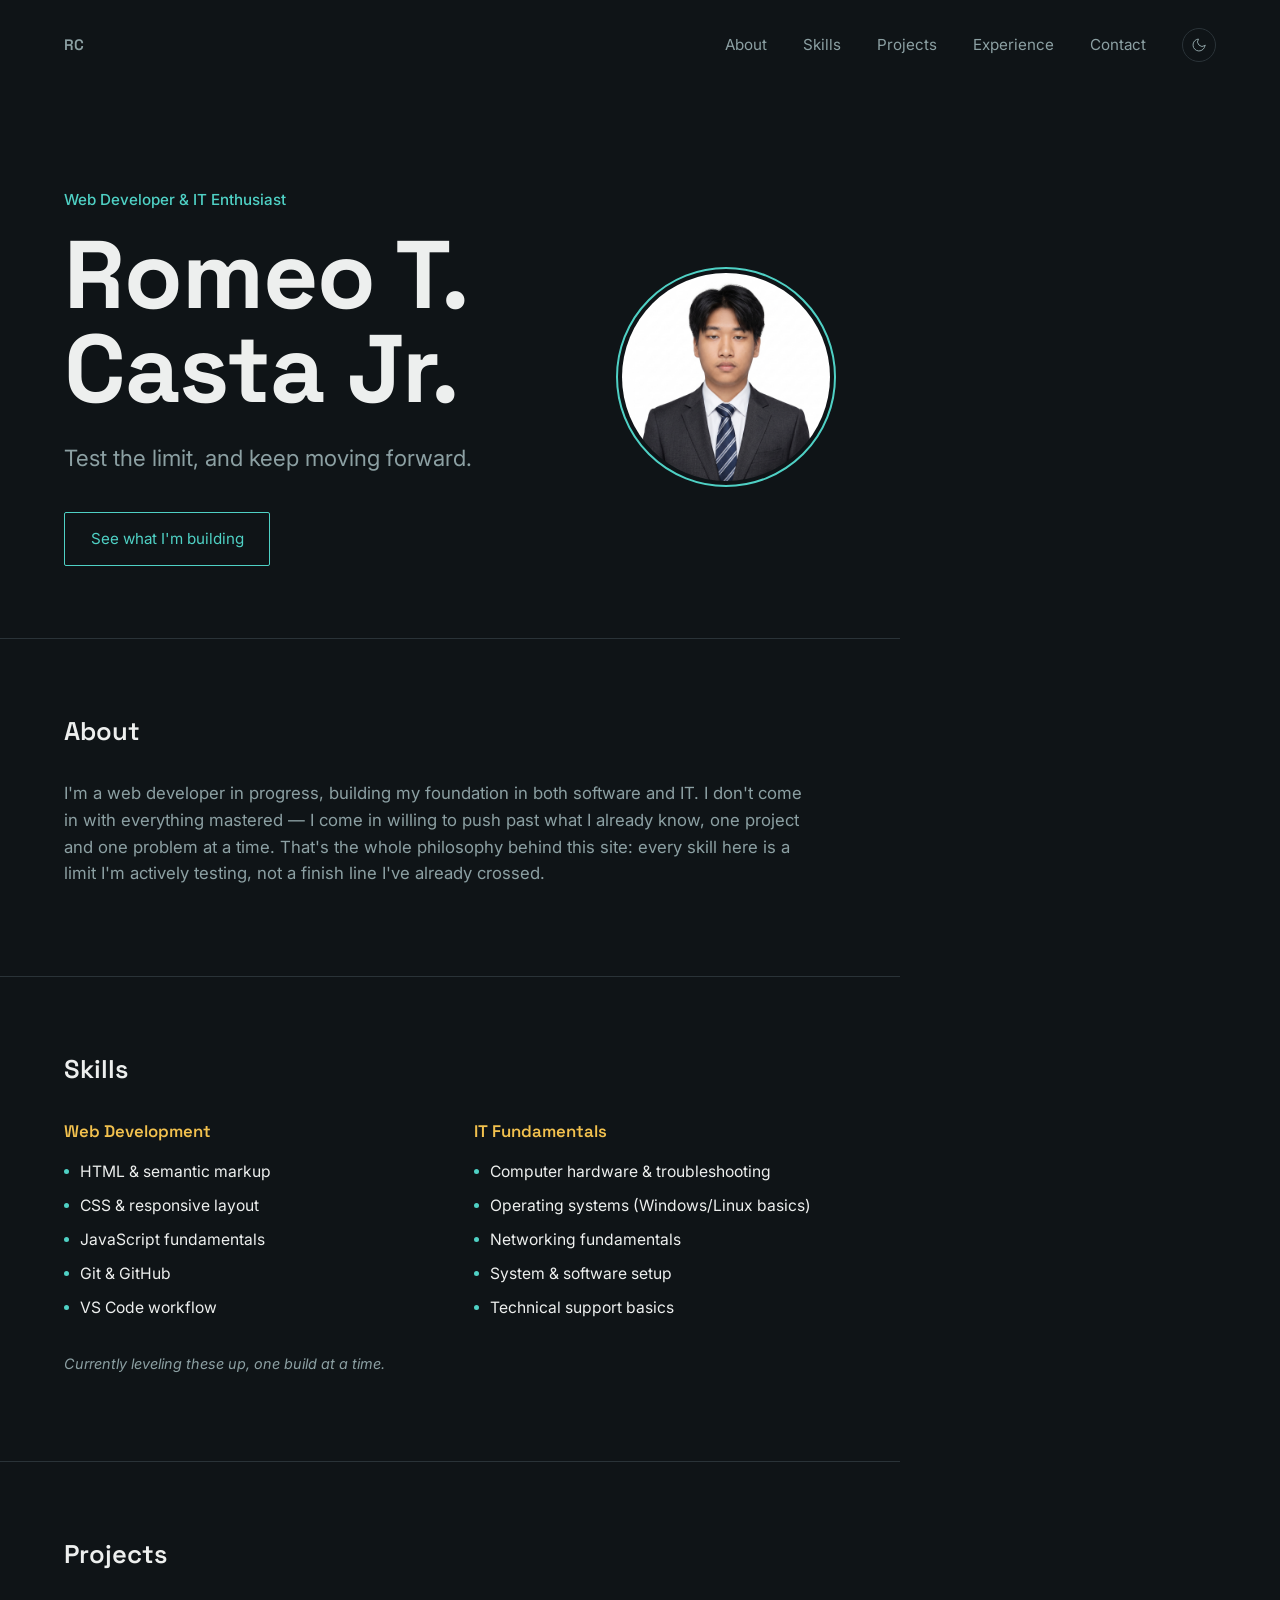
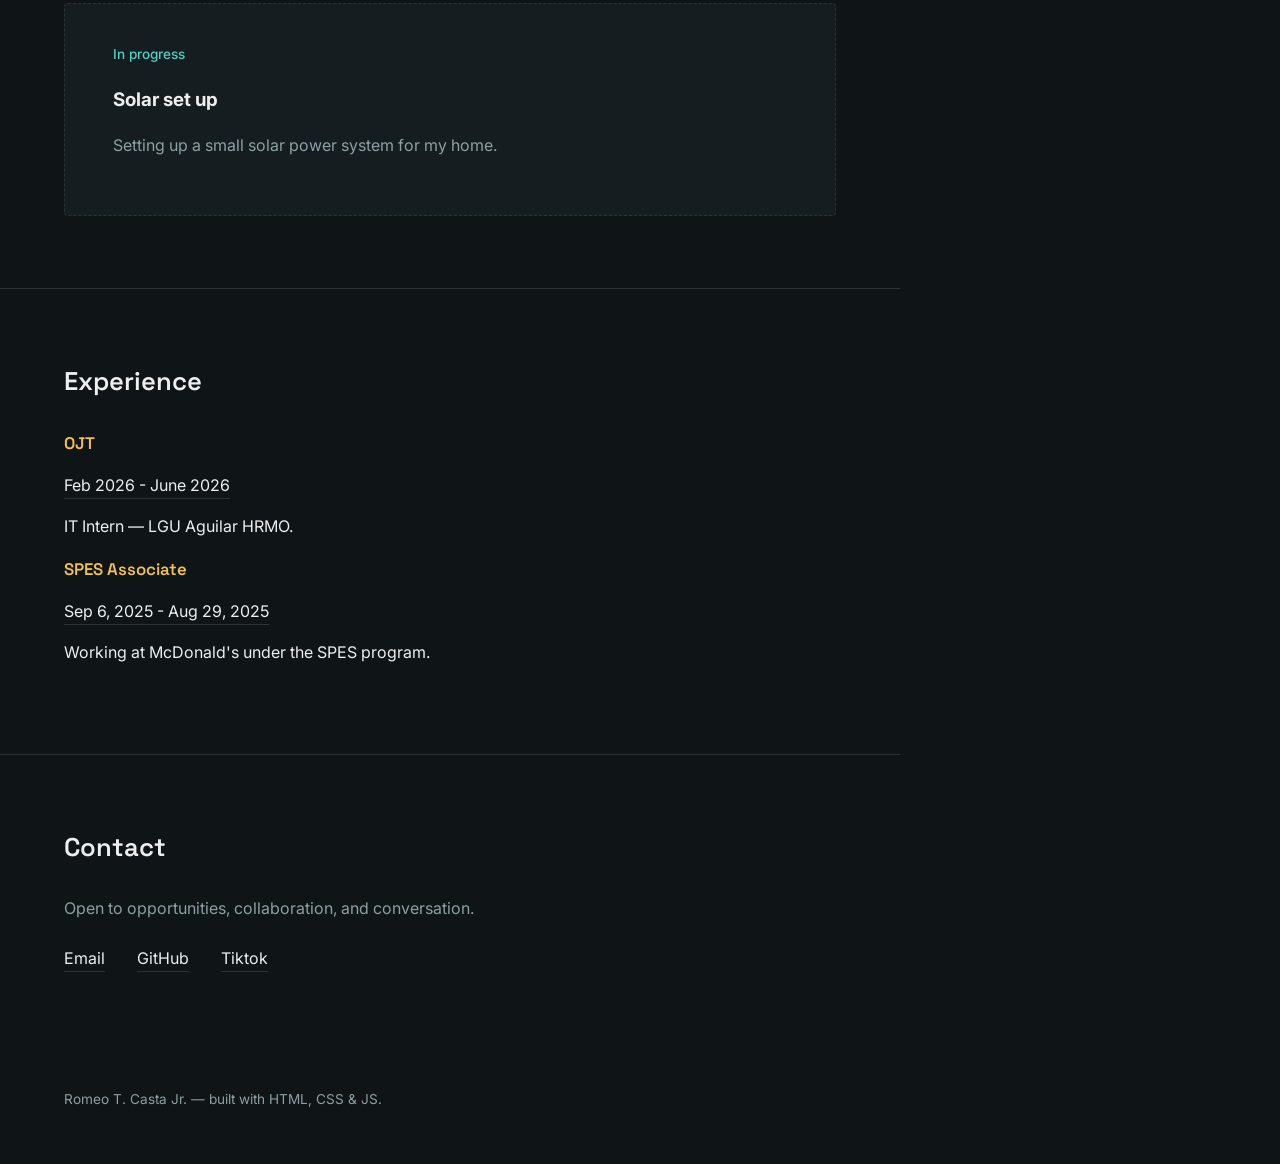
<file: index.html>
<!DOCTYPE html>
<html lang="en">
<head>
<meta charset="UTF-8">
<meta name="viewport" content="width=device-width, initial-scale=1.0">
<title>Romeo T. Casta Jr. — Web Developer</title>
<meta name="description" content="Portfolio of Romeo T. Casta Jr., web developer and IT enthusiast.">
<link rel="preconnect" href="https://fonts.googleapis.com">
<link rel="preconnect" href="https://fonts.gstatic.com" crossorigin>
<link href="https://fonts.googleapis.com/css2?family=Space+Grotesk:wght@400;500;600;700&family=Inter:wght@400;500;600&display=swap" rel="stylesheet">
<link rel="stylesheet" href="css/style.css">
</head>
<body>

<div class="progress-rail" aria-hidden="true"><div class="progress-fill" id="scrollFill"></div></div>

<header class="nav">
  <a href="#top" class="nav-mark">RC</a>
  <nav>
    <ul>
      <li><a href="#about">About</a></li>
      <li><a href="#skills">Skills</a></li>
      <li><a href="#projects">Projects</a></li>
      <li><a href="#experience">Experience</a></li>
      <li><a href="#contact">Contact</a></li>
      <li>
        <button class="theme-toggle" id="themeToggle" aria-label="Toggle light/dark theme">
          <svg class="icon-moon" viewBox="0 0 24 24" stroke-width="1.5" stroke-linecap="round" stroke-linejoin="round">
            <path d="M21 12.79A9 9 0 1111.21 3 7 7 0 0021 12.79z"/>
          </svg>
          <svg class="icon-sun" viewBox="0 0 24 24" stroke-width="1.5" stroke-linecap="round" stroke-linejoin="round">
            <circle cx="12" cy="12" r="4"/>
            <path d="M12 2v2M12 20v2M4.93 4.93l1.41 1.41M17.66 17.66l1.41 1.41M2 12h2M20 12h2M4.93 19.07l1.41-1.41M17.66 6.34l1.41-1.41"/>
          </svg>
        </button>
      </li>
    </ul>
  </nav>
</header>

<main>
  
  <section id="top" class="hero">
  <div class="hero-text">
    <p class="hero-kicker">Web Developer &amp; IT Enthusiast</p>
    <h1 class="hero-name">Romeo T.<br>Casta Jr.</h1>
    <p class="hero-line">Test the limit, and keep moving forward.</p>
    <a href="#projects" class="hero-cta">See what I'm building</a>
  </div>
  <div class="hero-photo">
    <img src="images/4.png" alt="Romeo T. Casta Jr.">
  </div>
</section>

  <section id="about" class="section about">
    <h2 class="section-title">About</h2>
    <p class="about-text">
      I'm a web developer in progress, building my foundation in both software
      and IT. I don't come in with everything mastered — I come in willing to
      push past what I already know, one project and one problem at a time.
      That's the whole philosophy behind this site: every skill here is a
      limit I'm actively testing, not a finish line I've already crossed.
    </p>
  </section>

  <section id="skills" class="section skills">
    <h2 class="section-title">Skills</h2>
    <div class="skills-grid">
      <div class="skill-group">
        <h3>Web Development</h3>
        <ul>
          <li>HTML &amp; semantic markup</li>
          <li>CSS &amp; responsive layout</li>
          <li>JavaScript fundamentals</li>
          <li>Git &amp; GitHub</li>
          <li>VS Code workflow</li>
        </ul>
      </div>
      <div class="skill-group">
        <h3>IT Fundamentals</h3>
        <ul>
          <li>Computer hardware &amp; troubleshooting</li>
          <li>Operating systems (Windows/Linux basics)</li>
          <li>Networking fundamentals</li>
          <li>System &amp; software setup</li>
          <li>Technical support basics</li>
        </ul>
      </div>
    </div>
    <p class="skills-note"><!-- Edit this line anytime your skill set grows --> Currently leveling these up, one build at a time.</p>
  </section>

  <section id="projects" class="section projects">
    <h2 class="section-title">Projects</h2>
    <div class="project-empty">
      <p class="project-empty-label">In progress</p>
      <p class="project-empty-text">
        <h3><a href="projects0.html">Solar set up</a></h3>
        <p class="project-empty-text">Setting up a small solar power system for my home.</p>
      </p>
    </div>
  </section>

  <section id="experience" class="section experience">
    <h2 class="section-title">Experience</h2>
    <div class="experience-item">
      <h3>OJT</h3>
      <p class="experience-date"><a href="experience1.html">Feb 2026 - June 2026</a></p>
      <p class="experience-description"> IT Intern — LGU Aguilar HRMO.</p>
    </div>
    <div class="experience-item">
      <h3>SPES Associate</h3>
      <p class="experience-date"><a href="experience.html">Sep 6, 2025 - Aug 29, 2025</a></p>
      <p class="experience-description">Working at McDonald's under the SPES program.</p>
    </div>
  </section>

  <section id="contact" class="section contact">
    <h2 class="section-title">Contact</h2>
    <p class="contact-text">Open to opportunities, collaboration, and conversation.</p>
    <ul class="contact-list">
      <!-- Fill in your real links/email below -->
      <li><a href="mailto:castaromeo95@gmail.com">Email</a></li>
      <li><a href="https://github.com/castaromeo">GitHub</a></li>
      <li><a href="https://tiktok.com/@remo6799">Tiktok</a></li>
    </ul>
  </section>

</main>

<footer class="footer">
  <p>Romeo T. Casta Jr. — built with HTML, CSS &amp; JS.</p>
</footer>

<script src="js/script.js"></script>
</body>
</html>
</file>
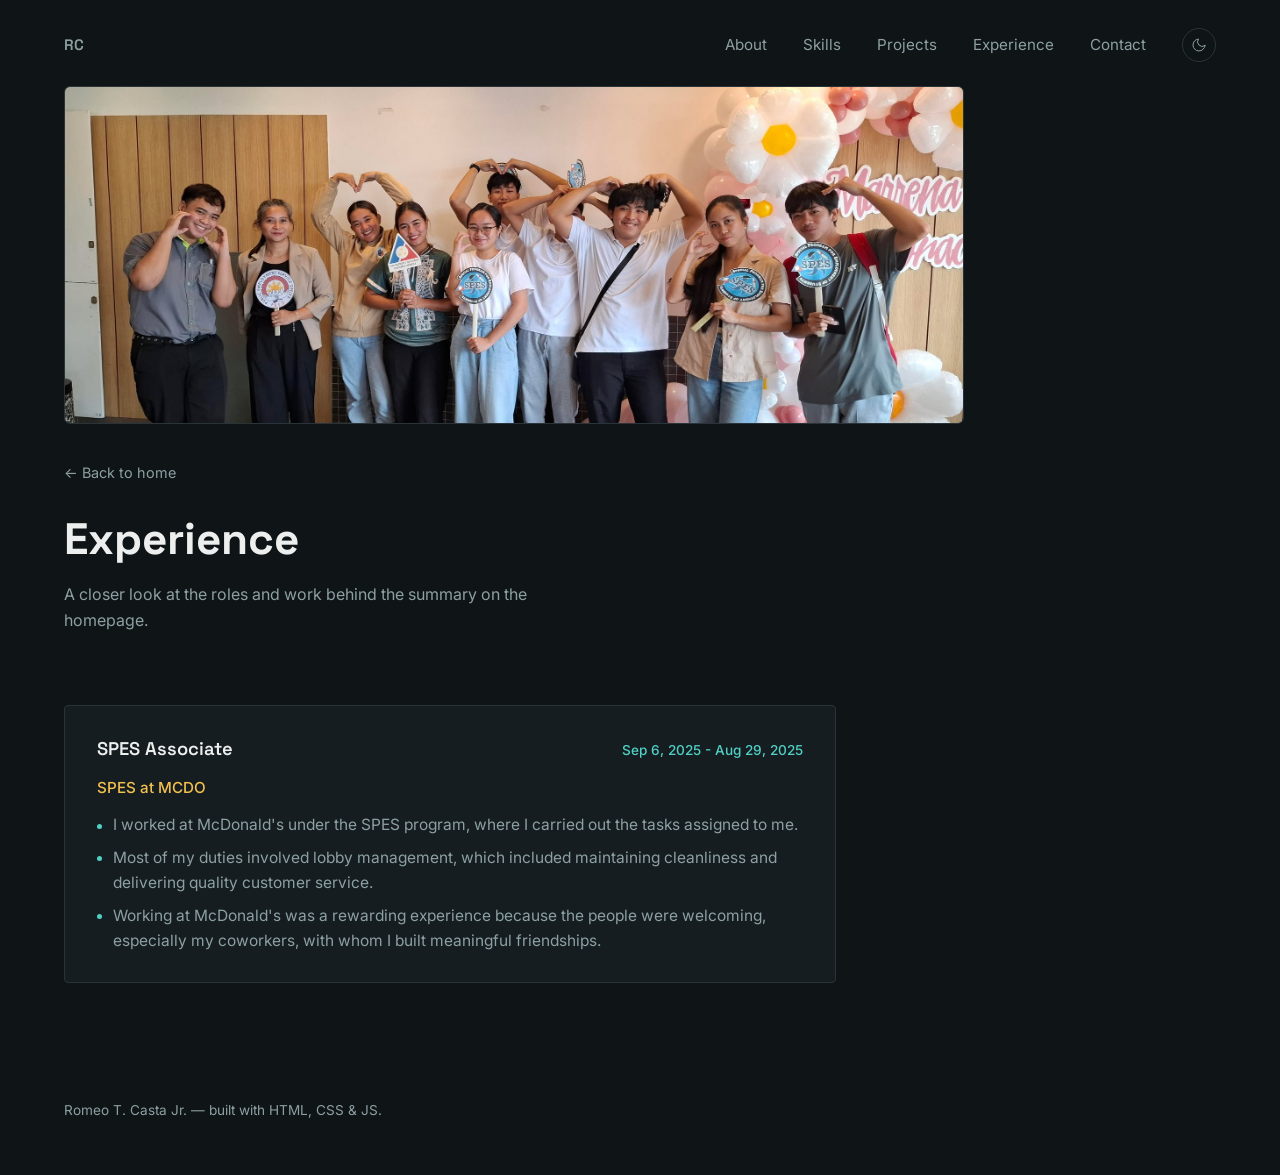
<file: experience.html>
<!DOCTYPE html>
<html lang="en">
<head>
<meta charset="UTF-8">
<meta name="viewport" content="width=device-width, initial-scale=1.0">
<title>Experience — Romeo T. Casta Jr.</title>
<meta name="description" content="Work experience of Romeo T. Casta Jr., web developer and IT enthusiast.">
<link rel="preconnect" href="https://fonts.googleapis.com">
<link rel="preconnect" href="https://fonts.gstatic.com" crossorigin>
<link href="https://fonts.googleapis.com/css2?family=Space+Grotesk:wght@400;500;600;700&family=Inter:wght@400;500;600&display=swap" rel="stylesheet">
<link rel="stylesheet" href="css/style.css">
</head>
<body>

<div class="progress-rail" aria-hidden="true"><div class="progress-fill" id="scrollFill"></div></div>

<header class="nav">
  <a href="index.html" class="nav-mark">RC</a>
  <nav>
    <ul>
      <li><a href="index.html#about">About</a></li>
      <li><a href="index.html#skills">Skills</a></li>
      <li><a href="index.html#projects">Projects</a></li>
      <li><a href="index.html#experience">Experience</a></li>
      <li><a href="index.html#contact">Contact</a></li>
      <li>
        <button class="theme-toggle" id="themeToggle" aria-label="Toggle light/dark theme">
          <svg class="icon-moon" viewBox="0 0 24 24" stroke-width="1.5" stroke-linecap="round" stroke-linejoin="round">
            <path d="M21 12.79A9 9 0 1111.21 3 7 7 0 0021 12.79z"/>
          </svg>
          <svg class="icon-sun" viewBox="0 0 24 24" stroke-width="1.5" stroke-linecap="round" stroke-linejoin="round">
            <circle cx="12" cy="12" r="4"/>
            <path d="M12 2v2M12 20v2M4.93 4.93l1.41 1.41M17.66 17.66l1.41 1.41M2 12h2M20 12h2M4.93 19.07l1.41-1.41M17.66 6.34l1.41-1.41"/>
          </svg>
        </button>
      </li>
    </ul>
  </nav>
</header>

<main>

  <div class="exp-banner">
    <img src="images/2.jpg" alt="Describe your photo here">
  </div>

  <div class="exp-header">
    <a href="index.html#experience" class="exp-back">&larr; Back to home</a>
    <h1>Experience</h1>
    <p>A closer look at the roles and work behind the summary on the homepage.</p>
  </div>

  <section class="section" style="border-top: none;">
    <div class="exp-list">

      <article class="exp-entry">
        <div class="exp-entry-top">
          <h3>SPES Associate</h3>
          <span class="exp-entry-date">Sep 6, 2025 - Aug 29, 2025</span>
        </div>
        <p class="exp-entry-company"><!-- Company / client name --> SPES at MCDO</p>
        <ul>
          <li>I worked at McDonald's under the SPES program, where I carried out the tasks assigned to me.</li>
          <li>Most of my duties involved lobby management, which included maintaining cleanliness and delivering quality customer service.</li>
          <li>Working at McDonald's was a rewarding experience because the people were welcoming, especially my coworkers, with whom I built meaningful friendships.</li>
          <!-- Add more bullet points describing your day-to-day work here -->
        </ul>
      </article>

      <!--
        To add another role, copy the block above and edit it:

        <article class="exp-entry">
          <div class="exp-entry-top">
            <h3>Role Title</h3>
            <span class="exp-entry-date">Month Year — Month Year</span>
          </div>
          <p class="exp-entry-company">Company Name</p>
          <ul>
            <li>What you did / achieved.</li>
          </ul>
        </article>
      -->

    </div>
  </section>

</main>

<footer class="footer">
  <p>Romeo T. Casta Jr. — built with HTML, CSS &amp; JS.</p>
</footer>

<script src="js/script.js"></script>
</body>
</html>
</file>
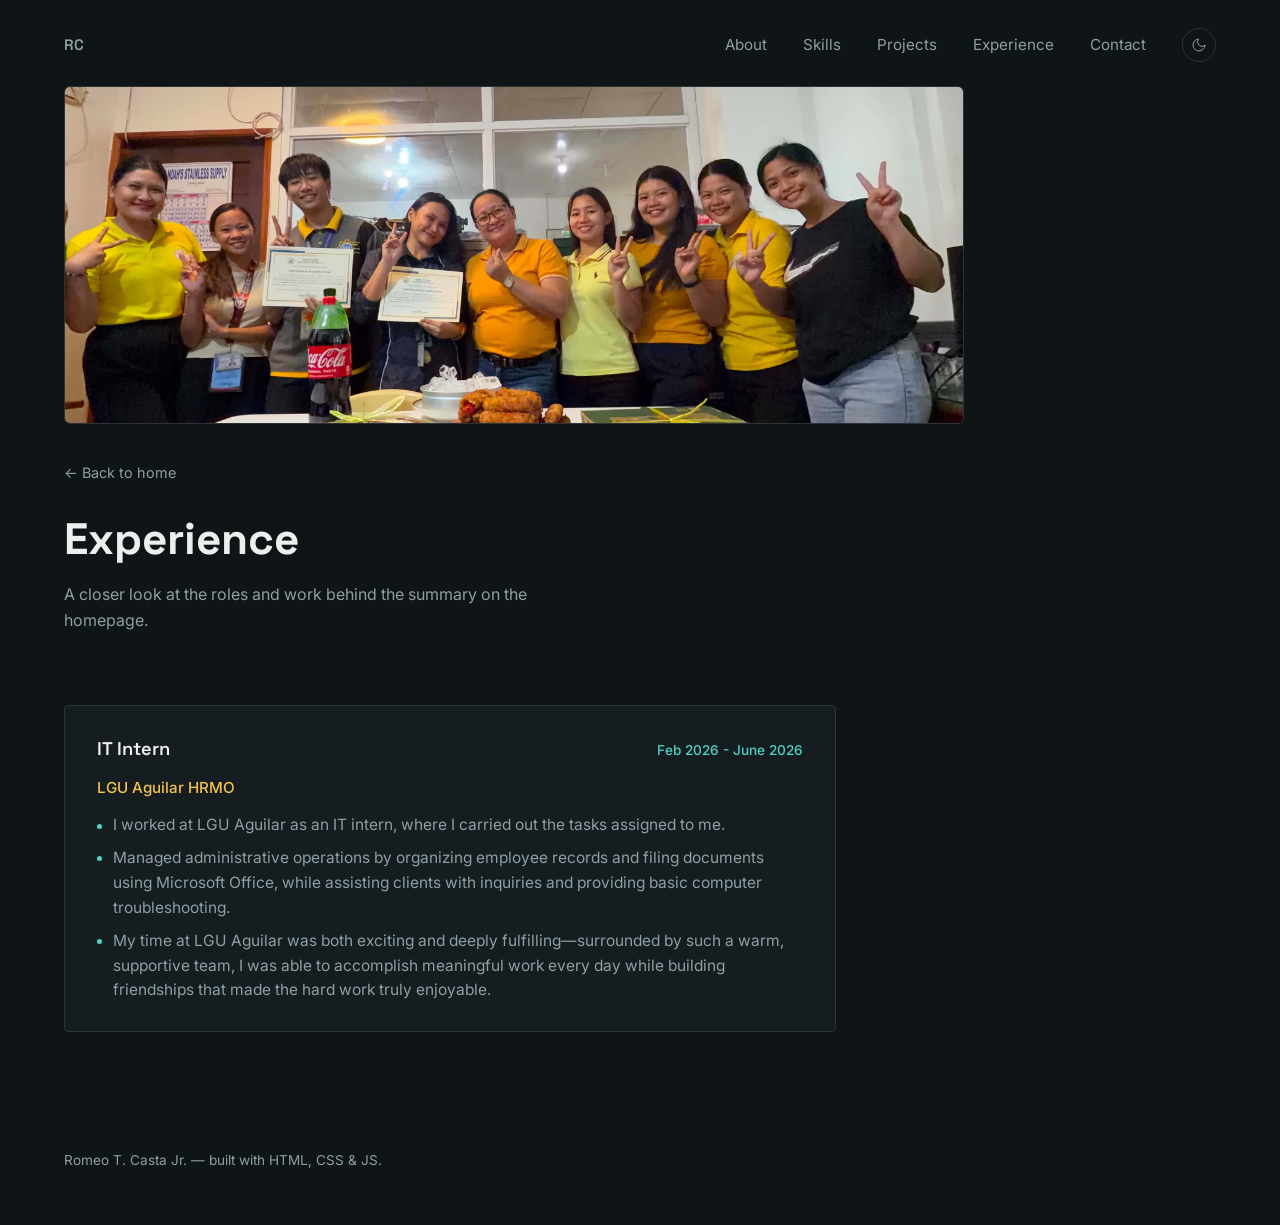
<file: experience1.html>
<!DOCTYPE html>
<html lang="en">
<head>
<meta charset="UTF-8">
<meta name="viewport" content="width=device-width, initial-scale=1.0">
<title>Experience — Romeo T. Casta Jr.</title>
<meta name="description" content="Work experience of Romeo T. Casta Jr., web developer and IT enthusiast.">
<link rel="preconnect" href="https://fonts.googleapis.com">
<link rel="preconnect" href="https://fonts.gstatic.com" crossorigin>
<link href="https://fonts.googleapis.com/css2?family=Space+Grotesk:wght@400;500;600;700&family=Inter:wght@400;500;600&display=swap" rel="stylesheet">
<link rel="stylesheet" href="css/style.css">
</head>
<body>

<div class="progress-rail" aria-hidden="true"><div class="progress-fill" id="scrollFill"></div></div>

<header class="nav">
  <a href="index.html" class="nav-mark">RC</a>
  <nav>
    <ul>
      <li><a href="index.html#about">About</a></li>
      <li><a href="index.html#skills">Skills</a></li>
      <li><a href="index.html#projects">Projects</a></li>
      <li><a href="index.html#experience">Experience</a></li>
      <li><a href="index.html#contact">Contact</a></li>
      <li>
        <button class="theme-toggle" id="themeToggle" aria-label="Toggle light/dark theme">
          <svg class="icon-moon" viewBox="0 0 24 24" stroke-width="1.5" stroke-linecap="round" stroke-linejoin="round">
            <path d="M21 12.79A9 9 0 1111.21 3 7 7 0 0021 12.79z"/>
          </svg>
          <svg class="icon-sun" viewBox="0 0 24 24" stroke-width="1.5" stroke-linecap="round" stroke-linejoin="round">
            <circle cx="12" cy="12" r="4"/>
            <path d="M12 2v2M12 20v2M4.93 4.93l1.41 1.41M17.66 17.66l1.41 1.41M2 12h2M20 12h2M4.93 19.07l1.41-1.41M17.66 6.34l1.41-1.41"/>
          </svg>
        </button>
      </li>
    </ul>
  </nav>
</header>

<main>

  <div class="exp-banner">
    <img src="images/3.jpg" alt="Describe your photo here">
  </div>

  <div class="exp-header">
    <a href="index.html#experience" class="exp-back">&larr; Back to home</a>
    <h1>Experience</h1>
    <p>A closer look at the roles and work behind the summary on the homepage.</p>
  </div>

  <section class="section" style="border-top: none;">
    <div class="exp-list">

      <article class="exp-entry">
        <div class="exp-entry-top">
          <h3>IT Intern</h3>
          <span class="exp-entry-date">Feb 2026 - June 2026</span>
        </div>
        <p class="exp-entry-company"><!-- Company / client name --> LGU Aguilar HRMO</p>
        <ul>
          <li>I worked at LGU Aguilar as an IT intern, where I carried out the tasks assigned to me.</li>
          <li>Managed administrative operations by organizing employee records and filing documents using Microsoft Office, while assisting clients with inquiries and providing basic computer troubleshooting.</li>
          <li>My time at LGU Aguilar was both exciting and deeply fulfilling—surrounded by such a warm, supportive team, I was able to accomplish meaningful work every day while building friendships that made the hard work truly enjoyable.</li>
          <!-- Add more bullet points describing your day-to-day work here -->
        </ul>
      </article>

      <!--
        To add another role, copy the block above and edit it:

        <article class="exp-entry">
          <div class="exp-entry-top">
            <h3>Role Title</h3>
            <span class="exp-entry-date">Month Year — Month Year</span>
          </div>
          <p class="exp-entry-company">Company Name</p>
          <ul>
            <li>What you did / achieved.</li>
          </ul>
        </article>
      -->

    </div>
  </section>

</main>

<footer class="footer">
  <p>Romeo T. Casta Jr. — built with HTML, CSS &amp; JS.</p>
</footer>

<script src="js/script.js"></script>
</body>
</html>
</file>
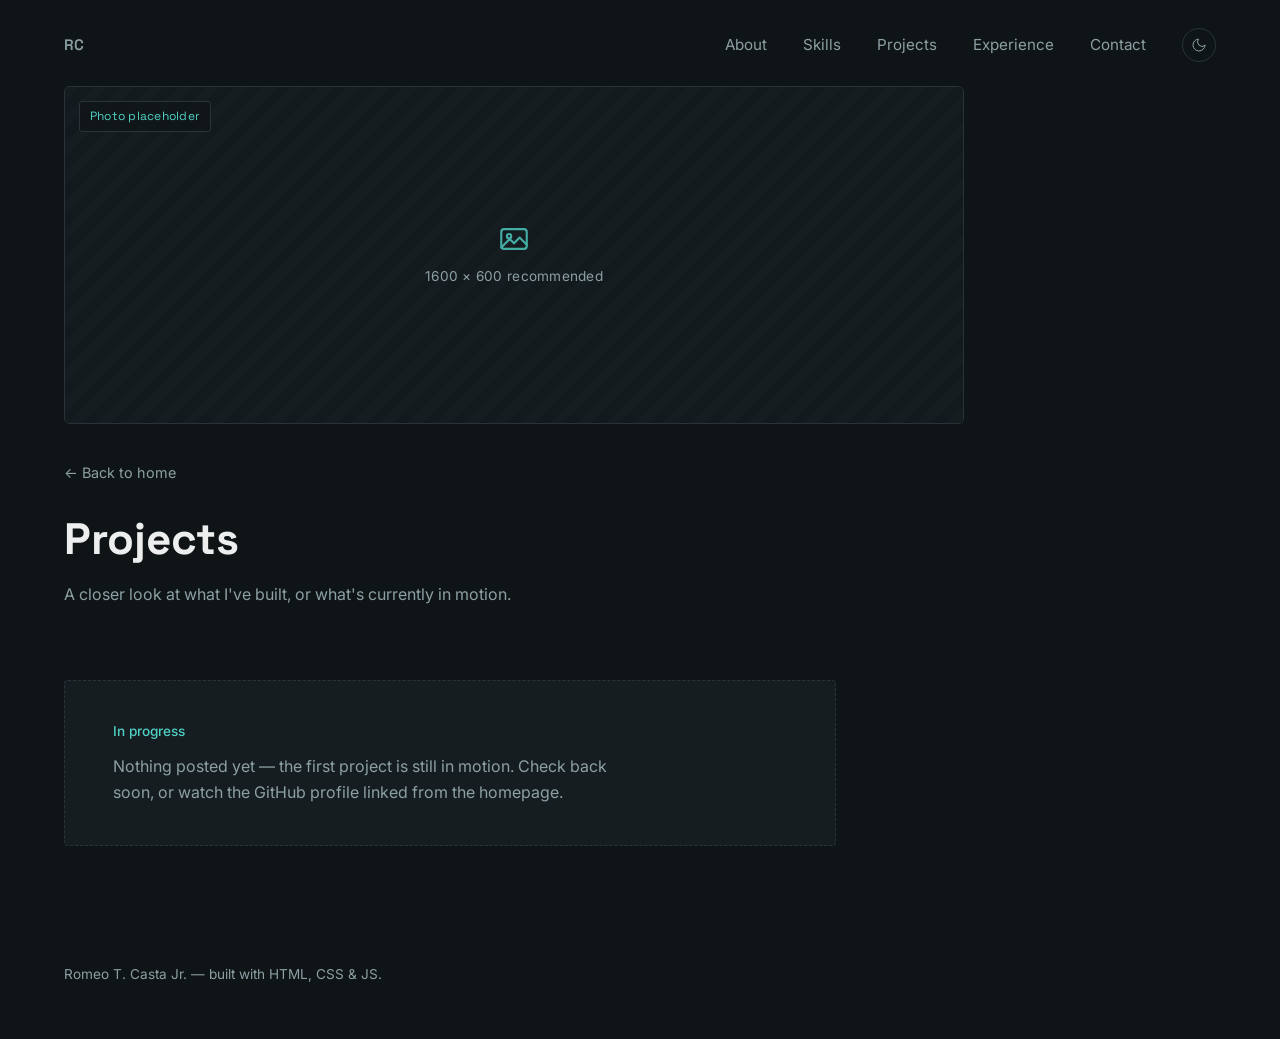
<file: projects0.html>
<!DOCTYPE html>
<html lang="en">
<head>
<meta charset="UTF-8">
<meta name="viewport" content="width=device-width, initial-scale=1.0">
<title>Projects — Romeo T. Casta Jr.</title>
<meta name="description" content="Projects by Romeo T. Casta Jr., web developer and IT enthusiast.">
<link rel="preconnect" href="https://fonts.googleapis.com">
<link rel="preconnect" href="https://fonts.gstatic.com" crossorigin>
<link href="https://fonts.googleapis.com/css2?family=Space+Grotesk:wght@400;500;600;700&family=Inter:wght@400;500;600&display=swap" rel="stylesheet">
<link rel="stylesheet" href="css/style.css">
</head>
<body>

<div class="progress-rail" aria-hidden="true"><div class="progress-fill" id="scrollFill"></div></div>

<header class="nav">
  <a href="index.html" class="nav-mark">RC</a>
  <nav>
    <ul>
      <li><a href="index.html#about">About</a></li>
      <li><a href="index.html#skills">Skills</a></li>
      <li><a href="index.html#projects">Projects</a></li>
      <li><a href="index.html#experience">Experience</a></li>
      <li><a href="index.html#contact">Contact</a></li>
      <li>
        <button class="theme-toggle" id="themeToggle" aria-label="Toggle light/dark theme">
          <svg class="icon-moon" viewBox="0 0 24 24" stroke-width="1.5" stroke-linecap="round" stroke-linejoin="round">
            <path d="M21 12.79A9 9 0 1111.21 3 7 7 0 0021 12.79z"/>
          </svg>
          <svg class="icon-sun" viewBox="0 0 24 24" stroke-width="1.5" stroke-linecap="round" stroke-linejoin="round">
            <circle cx="12" cy="12" r="4"/>
            <path d="M12 2v2M12 20v2M4.93 4.93l1.41 1.41M17.66 17.66l1.41 1.41M2 12h2M20 12h2M4.93 19.07l1.41-1.41M17.66 6.34l1.41-1.41"/>
          </svg>
        </button>
      </li>
    </ul>
  </nav>
</header>

<main>

  <!-- Banner photo slot — replace the placeholder div with a real <img>
       when you're ready:
       <img src="images/projects-banner.jpg" alt="Describe the photo here"> -->
  <div class="exp-banner">
    <span class="exp-banner-tag">Photo placeholder</span>
    <div class="exp-banner-placeholder">
      <svg viewBox="0 0 24 24" fill="none" stroke-width="1.5" stroke-linecap="round" stroke-linejoin="round">
        <rect x="3" y="5" width="18" height="14" rx="2"></rect>
        <circle cx="8.5" cy="10" r="1.5"></circle>
        <path d="M21 16l-5-5-4 4-3-3-6 6"></path>
      </svg>
      <span>1600 × 600 recommended</span>
    </div>
  </div>

  <div class="exp-header">
    <a href="index.html#projects" class="exp-back">&larr; Back to home</a>
    <h1>Projects</h1>
    <p>A closer look at what I've built, or what's currently in motion.</p>
  </div>

  <section class="section projects" style="border-top: none;">
    <div class="project-empty">
      <p class="project-empty-label">In progress</p>
      <p class="project-empty-text">
        Nothing posted yet — the first project is still in motion.
        Check back soon, or watch the GitHub profile linked from the homepage.
      </p>
    </div>

    <!--
      When your first project is ready, delete the .project-empty block above
      and add cards like this instead (reuses the .project-card style already
      defined in css/style.css):

      <div class="project-card">
        <h3>Project Name</h3>
        <p>One or two sentences on what it does and what you used.</p>
        <a href="https://github.com/your-username/project-repo">View on GitHub →</a>
      </div>
    -->
  </section>

</main>

<footer class="footer">
  <p>Romeo T. Casta Jr. — built with HTML, CSS &amp; JS.</p>
</footer>

<script src="js/script.js"></script>
</body>
</html>
</file>
<file: css/style.css>
:root {
  --bg: #0F1417;
  --surface: #161D21;
  --line: #2A3338;
  --text: #EDEFEE;
  --text-muted: #8CA0A3;
  --accent: #4FD1C5;
  --accent-warm: #F2C14E;
  --font-display: 'Space Grotesk', sans-serif;
  --font-body: 'Inter', sans-serif;
}

/* Light theme override */
:root[data-theme="light"] {
  --bg: #FAFAF8;
  --surface: #F0F0EC;
  --line: #D8D8D2;
  --text: #1A1F22;
  --text-muted: #5B6B6E;
  --accent: #1E9E8F;
  --accent-warm: #B8860B;
}

* { box-sizing: border-box; }

html {
  scroll-behavior: smooth;
}

body {
  margin: 0;
  background: var(--bg);
  color: var(--text);
  font-family: var(--font-body);
  line-height: 1.6;
  -webkit-font-smoothing: antialiased;
  transition: background 0.25s ease, color 0.25s ease;
}

a {
  color: inherit;
  text-decoration: none;
}

a:focus-visible,
button:focus-visible {
  outline: 2px solid var(--accent);
  outline-offset: 3px;
}

/* Scroll progress rail — echoes the "testing limits, moving forward" idea */
.progress-rail {
  position: fixed;
  top: 0;
  left: 0;
  width: 100%;
  height: 3px;
  background: transparent;
  z-index: 100;
}
.progress-fill {
  height: 100%;
  width: 0%;
  background: var(--accent);
  transition: width 0.1s linear;
}

/* Nav */
.nav {
  display: flex;
  justify-content: space-between;
  align-items: center;
  padding: 1.75rem clamp(1.5rem, 5vw, 4rem) 0;
}
.nav-mark {
  font-family: var(--font-display);
  font-weight: 600;
  font-size: 1.1rem;
  letter-spacing: 0.02em;
}
.nav ul {
  display: flex;
  gap: clamp(1.25rem, 3vw, 2.25rem);
  list-style: none;
  margin: 0;
  padding: 0;
  align-items: center;
}
.nav a {
  font-size: 0.95rem;
  color: var(--text-muted);
  transition: color 0.15s ease;
}
.nav a:hover { color: var(--text); }

/* Theme toggle button */
.theme-toggle {
  display: inline-flex;
  align-items: center;
  justify-content: center;
  width: 34px;
  height: 34px;
  border: 1px solid var(--line);
  border-radius: 50%;
  background: transparent;
  color: var(--text-muted);
  cursor: pointer;
  transition: color 0.15s ease, border-color 0.15s ease;
  padding: 0;
}
.theme-toggle:hover {
  color: var(--accent);
  border-color: var(--accent);
}
.theme-toggle svg {
  width: 16px;
  height: 16px;
  stroke: currentColor;
  fill: none;
}
.theme-toggle .icon-moon { display: block; }
.theme-toggle .icon-sun { display: none; }
:root[data-theme="light"] .theme-toggle .icon-moon { display: none; }
:root[data-theme="light"] .theme-toggle .icon-sun { display: block; }

/* Hero */
.hero {
  display: flex;
  align-items: center;
  justify-content: space-between;
  gap: clamp(1.5rem, 5vw, 3rem);
  flex-wrap: wrap;
  padding: clamp(4rem, 14vh, 8rem) clamp(1.5rem, 5vw, 4rem) clamp(3rem, 8vh, 5rem);
  max-width: 900px;
}
.hero-text {
  flex: 1 1 420px;
}
.hero-photo {
  flex: 0 0 auto;
  width: clamp(140px, 20vw, 220px);
  height: clamp(140px, 20vw, 220px);
  border-radius: 50%;
  overflow: hidden;
  border: 2px solid var(--accent);
  padding: 4px;
  background: var(--bg);
}
.hero-photo img {
  width: 100%;
  height: 100%;
  object-fit: cover;
  border-radius: 50%;
  display: block;
}
.hero-kicker {
  color: var(--accent);
  font-size: 0.95rem;
  margin: 0 0 1rem;
  font-weight: 500;
}
.hero-name {
  font-family: var(--font-display);
  font-size: clamp(3rem, 9vw, 6rem);
  line-height: 0.98;
  margin: 0 0 1.5rem;
  font-weight: 700;
  letter-spacing: -0.01em;
}
.hero-line {
  font-size: clamp(1.1rem, 2vw, 1.4rem);
  color: var(--text-muted);
  max-width: 34ch;
  margin: 0 0 2.25rem;
}
.hero-cta {
  display: inline-block;
  padding: 0.85rem 1.6rem;
  border: 1px solid var(--accent);
  border-radius: 2px;
  color: var(--accent);
  font-size: 0.95rem;
  transition: background 0.15s ease, color 0.15s ease;
}
.hero-cta:hover {
  background: var(--accent);
  color: var(--bg);
}

/* Sections */
.section {
  padding: clamp(3rem, 8vh, 5rem) clamp(1.5rem, 5vw, 4rem);
  max-width: 900px;
  border-top: 1px solid var(--line);
}
.section-title {
  font-family: var(--font-display);
  font-size: 1.6rem;
  margin: 0 0 1.75rem;
  font-weight: 600;
}

/* About */
.about-text {
  max-width: 68ch;
  font-size: 1.05rem;
  color: var(--text-muted);
}

/* Skills */
.skills-grid {
  display: grid;
  grid-template-columns: repeat(2, minmax(200px, 1fr));
  gap: 2rem 3rem;
}
.skill-group h3 {
  font-family: var(--font-display);
  font-size: 1.05rem;
  font-weight: 600;
  margin: 0 0 0.9rem;
  color: var(--accent-warm);
}
.skill-group ul {
  list-style: none;
  margin: 0;
  padding: 0;
  display: flex;
  flex-direction: column;
  gap: 0.55rem;
}
.skill-group li {
  font-size: 0.98rem;
  color: var(--text);
  padding-left: 1rem;
  position: relative;
}
.skill-group li::before {
  content: "";
  position: absolute;
  left: 0;
  top: 0.65em;
  width: 5px;
  height: 5px;
  background: var(--accent);
  border-radius: 50%;
}
.skills-note {
  margin-top: 2rem;
  color: var(--text-muted);
  font-size: 0.9rem;
  font-style: italic;
}

/* Projects — empty state as an invitation, not an apology */
.project-empty {
  border: 1px dashed var(--line);
  border-radius: 4px;
  padding: 2.5rem clamp(1.5rem, 4vw, 3rem);
  background: var(--surface);
}
.project-empty-label {
  color: var(--accent);
  font-size: 0.85rem;
  font-weight: 500;
  margin: 0 0 0.75rem;
}
.project-empty-text {
  color: var(--text-muted);
  max-width: 50ch;
  margin: 0;
}
.project-card {
  border: 1px solid var(--line);
  border-radius: 4px;
  padding: 1.75rem;
  background: var(--surface);
  margin-bottom: 1.25rem;
}
.project-card h3 {
  font-family: var(--font-display);
  margin: 0 0 0.5rem;
}
.project-card a {
  color: var(--accent);
  font-size: 0.9rem;
}

/* Solar setup project link (renamed from the invalid ".Solar set up" selector —
   class names can't contain spaces or capital-sensitive words like that.
   Add class="solar-setup-link" to that <a> tag in your HTML to use this) */
.solar-setup-link {
  color: var(--text);
  text-decoration: none;
}
.solar-setup-link:hover {
  color: var(--accent);
}

/* Experience list (used on index.html summary + experience.html detail pages) */
.experience-item h3 {
  font-family: var(--font-display);
  font-size: 1.05rem;
  font-weight: 600;
  margin: 0 0 0.9rem;
  color: var(--accent-warm);
}
.experience-date a {
  font-size: 1rem;
  color: var(--text);
  text-decoration: none;
  border-bottom: 1px solid var(--line);
  padding-bottom: 3px;
  transition: border-color 0.15s ease, color 0.15s ease;
}
.experience-date a:hover {
  color: var(--accent);
  border-color: var(--accent);
}

/* Contact */
.contact-text {
  color: var(--text-muted);
  margin-bottom: 1.5rem;
}
.contact-list {
  list-style: none;
  margin: 0;
  padding: 0;
  display: flex;
  gap: 2rem;
  flex-wrap: wrap;
}
.contact-list a {
  font-size: 1rem;
  border-bottom: 1px solid var(--line);
  padding-bottom: 3px;
  transition: border-color 0.15s ease, color 0.15s ease;
}
.contact-list a:hover {
  color: var(--accent);
  border-color: var(--accent);
}

/* Footer */
.footer {
  padding: 2rem clamp(1.5rem, 5vw, 4rem) 2.5rem;
  color: var(--text-muted);
  font-size: 0.85rem;
}

/* Responsive — single merged block, mobile-only overrides */
@media (max-width: 640px) {
  .nav {
    flex-direction: column;
    align-items: flex-start;
    gap: 1rem;
  }
  .nav ul {
    gap: 0.9rem 1.25rem;
    flex-wrap: wrap;
  }
  .hero {
    flex-direction: column;
    padding-top: 2rem;
    text-align: left;
  }
  .hero-photo {
    order: -1; /* always renders first, no matter what */
    margin: 0 auto 1.5rem 0;
  }
  .hero-text {
    order: 2;
  }
  .skills-grid {
    grid-template-columns: 1fr;
  }
}

/* Reduced motion */
@media (prefers-reduced-motion: reduce) {
  html { scroll-behavior: auto; }
  .progress-fill { transition: none; }
  .hero-cta { transition: none; }
}

/* ===================================================================
   Experience / Projects detail pages (experience.html, projects.html)
   Moved here from an inline <style> block so every page shares one
   stylesheet.
   =================================================================== */

.exp-banner {
  position: relative;
  margin: 0 clamp(1.5rem, 5vw, 4rem);
  margin-top: 1.5rem;
  border-radius: 6px;
  overflow: hidden;
  border: 1px solid var(--line);
  background: var(--surface);
  aspect-ratio: 16 / 6;
  max-width: 900px;
}
.exp-banner img {
  width: 100%;
  height: 100%;
  object-fit: cover;
  display: block;
}
/* Placeholder state — remove .exp-banner-placeholder and its wrapping div
   once a real photo is in place */
.exp-banner-placeholder {
  width: 100%;
  height: 100%;
  display: flex;
  flex-direction: column;
  align-items: center;
  justify-content: center;
  gap: 0.6rem;
  color: var(--text-muted);
  background:
    repeating-linear-gradient(
      135deg,
      var(--surface),
      var(--surface) 10px,
      #131a1d 10px,
      #131a1d 20px
    );
}
.exp-banner-placeholder svg {
  width: 34px;
  height: 34px;
  stroke: var(--accent);
  opacity: 0.8;
}
.exp-banner-placeholder span {
  font-size: 0.85rem;
  letter-spacing: 0.02em;
}
.exp-banner-tag {
  position: absolute;
  top: 0.9rem;
  left: 0.9rem;
  font-family: var(--font-display);
  font-size: 0.75rem;
  color: var(--accent);
  background: rgba(15, 20, 23, 0.75);
  border: 1px solid var(--line);
  padding: 0.3rem 0.6rem;
  border-radius: 3px;
  letter-spacing: 0.02em;
}

.exp-header {
  padding: 2.25rem clamp(1.5rem, 5vw, 4rem) 0;
  max-width: 900px;
}
.exp-back {
  display: inline-block;
  color: var(--text-muted);
  font-size: 0.9rem;
  margin-bottom: 1.25rem;
  transition: color 0.15s ease;
}
.exp-back:hover { color: var(--accent); }
.exp-header h1 {
  font-family: var(--font-display);
  font-size: clamp(2rem, 5vw, 2.75rem);
  margin: 0 0 0.5rem;
  font-weight: 700;
}
.exp-header p {
  color: var(--text-muted);
  margin: 0;
  max-width: 55ch;
}

/* Timeline list */
.exp-list {
  display: flex;
  flex-direction: column;
  gap: 1.5rem;
}
.exp-entry {
  border: 1px solid var(--line);
  border-radius: 4px;
  padding: 1.75rem clamp(1.25rem, 3vw, 2rem);
  background: var(--surface);
}
.exp-entry-top {
  display: flex;
  justify-content: space-between;
  align-items: baseline;
  flex-wrap: wrap;
  gap: 0.5rem 1rem;
  margin-bottom: 0.75rem;
}
.exp-entry h3 {
  font-family: var(--font-display);
  font-size: 1.15rem;
  font-weight: 600;
  margin: 0;
}
.exp-entry-date {
  font-size: 0.85rem;
  color: var(--accent);
  font-weight: 500;
  white-space: nowrap;
}
.exp-entry-company {
  color: var(--accent-warm);
  font-size: 0.95rem;
  margin: 0 0 0.85rem;
  font-weight: 500;
}
.exp-entry ul {
  margin: 0;
  padding: 0;
  list-style: none;
  display: flex;
  flex-direction: column;
  gap: 0.5rem;
}
.exp-entry li {
  color: var(--text-muted);
  font-size: 0.97rem;
  padding-left: 1rem;
  position: relative;
}
.exp-entry li::before {
  content: "";
  position: absolute;
  left: 0;
  top: 0.65em;
  width: 5px;
  height: 5px;
  background: var(--accent);
  border-radius: 50%;
}
</file>
